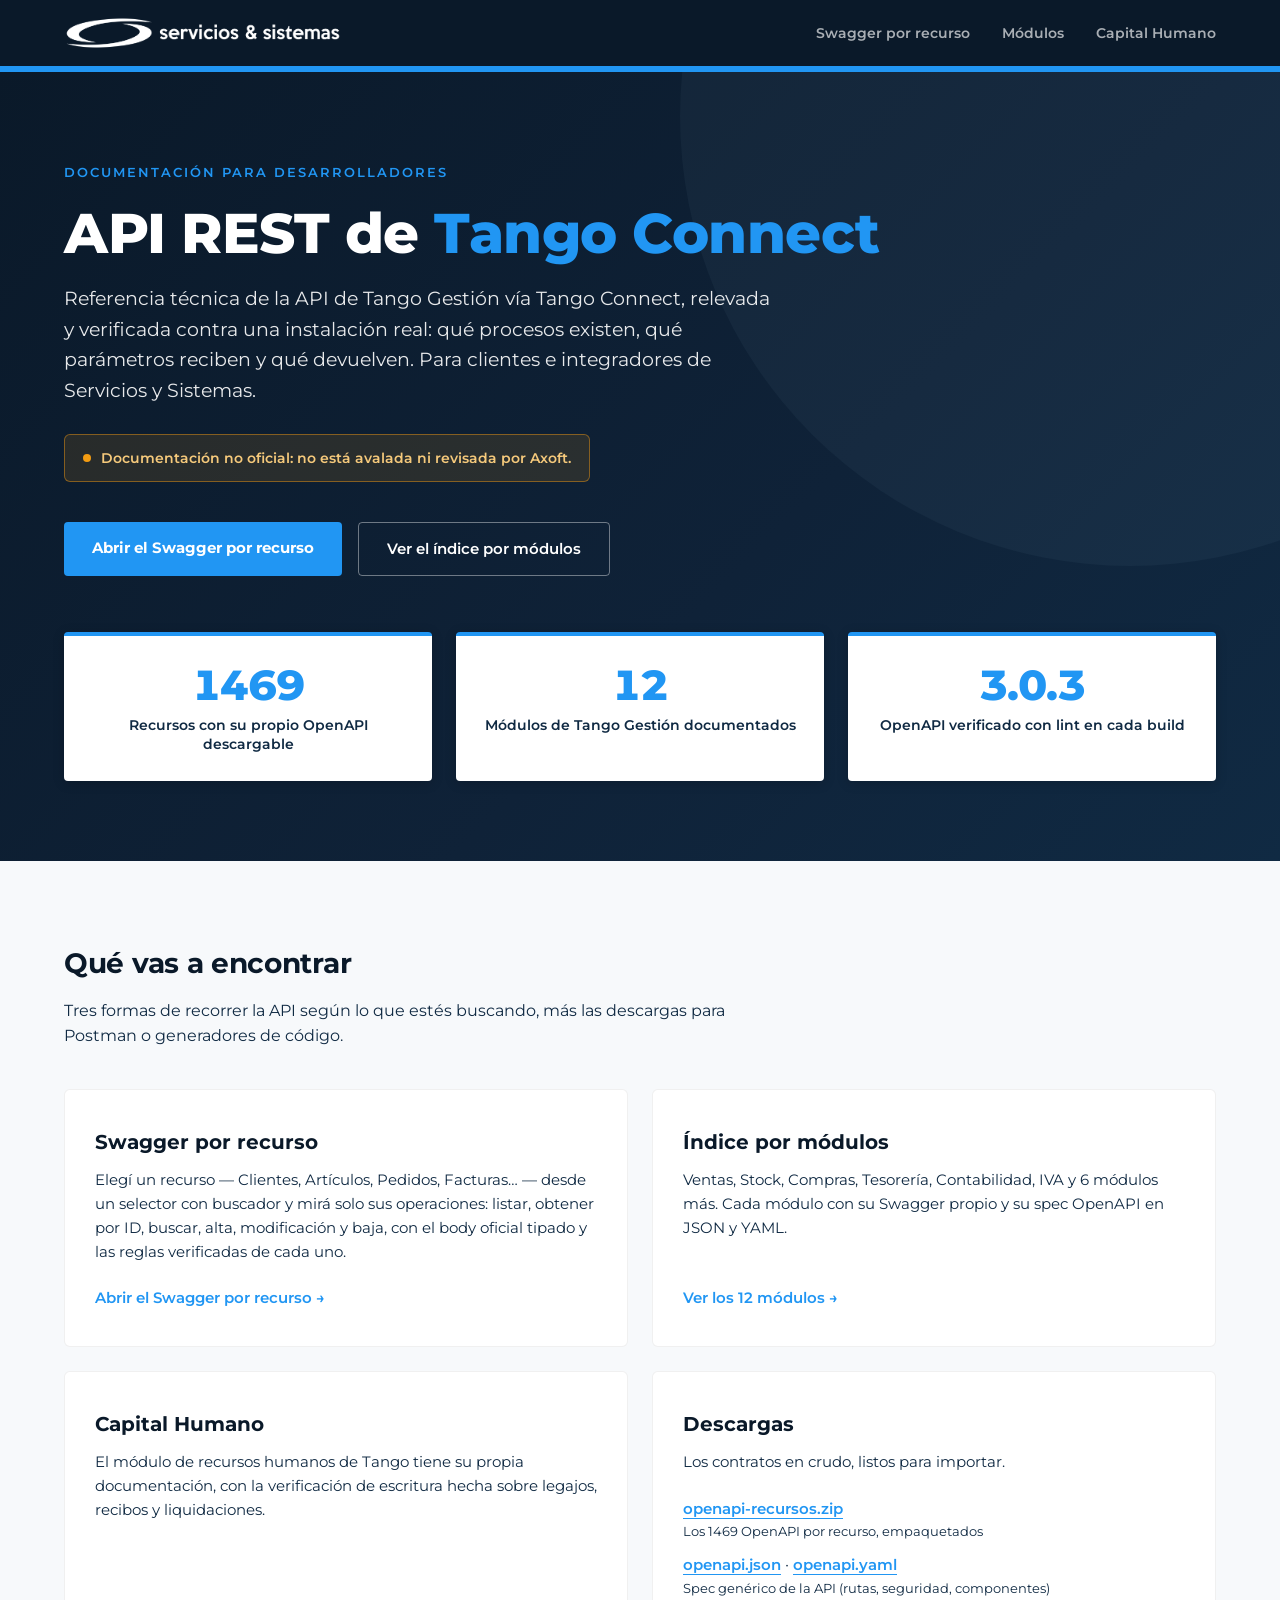
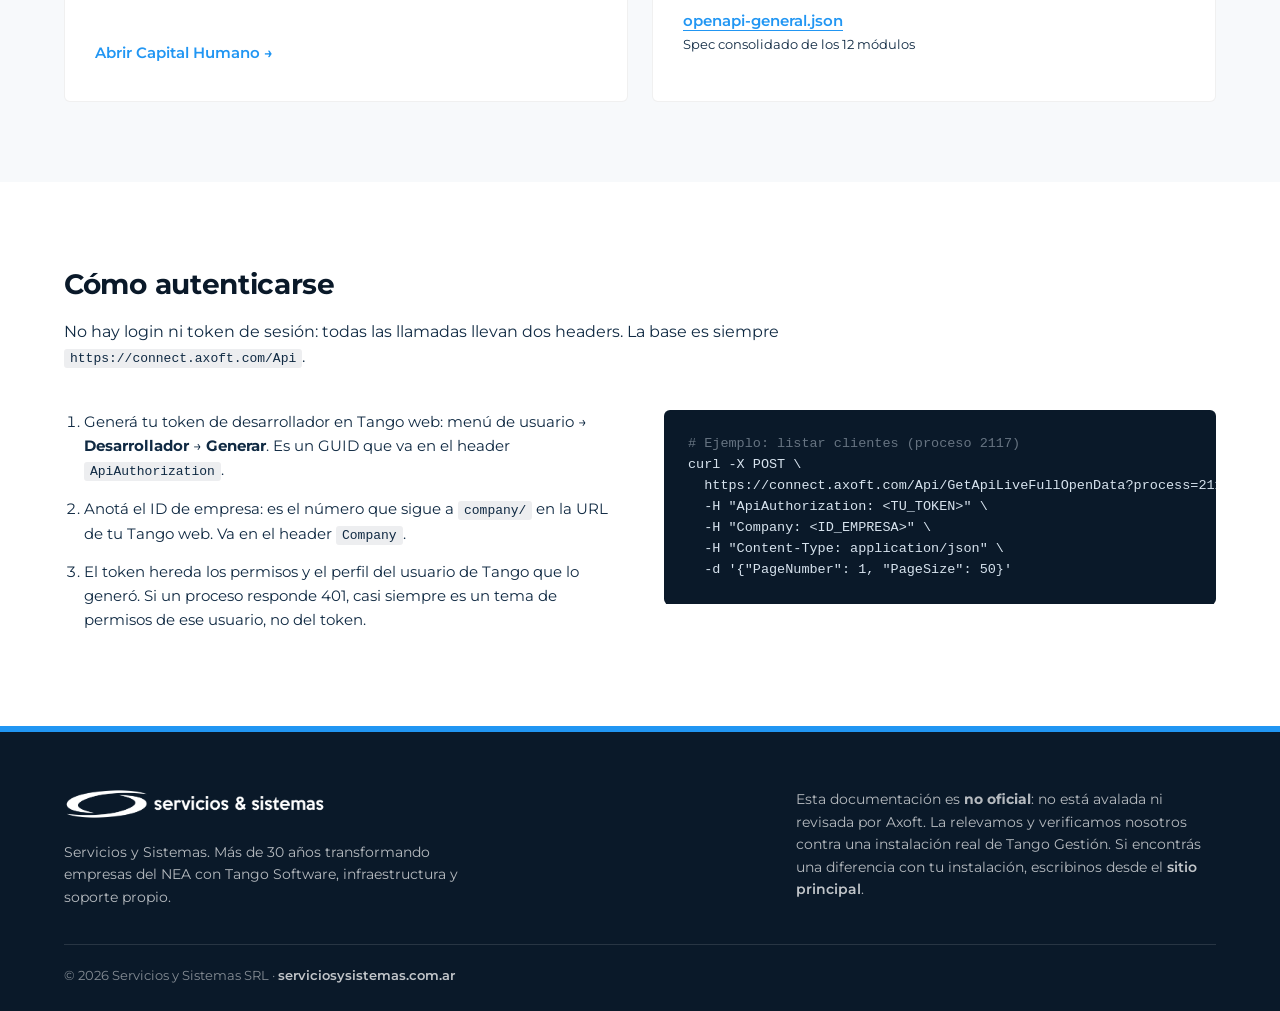
<file: api-tango/index.html>
<!doctype html>
<html lang="es">
<head>
    <meta charset="utf-8">
    <meta name="viewport" content="width=device-width, initial-scale=1">
    <title>API de Tango Connect — Documentación para desarrolladores | Servicios y Sistemas</title>
    <meta name="description" content="Documentación no oficial de la API REST de Tango Connect (Tango Gestión), verificada contra una instalación real. Para clientes e integradores de Servicios y Sistemas.">
    <meta name="robots" content="noindex, nofollow, noarchive">
    <link rel="icon" type="image/png" href="assets/img/favicon.png">
    <link rel="preconnect" href="https://fonts.googleapis.com">
    <link rel="preconnect" href="https://fonts.gstatic.com" crossorigin>
    <link href="https://fonts.googleapis.com/css2?family=Montserrat:wght@300;400;600;700;800&display=swap" rel="stylesheet">
    <style>
        :root {
            --sys-azul-profundo: #0A1929;
            --sys-azul-medio: #102A43;
            --sys-blanco: #FFFFFF;
            --sys-offwhite: #F7F9FB;
            --sys-celeste: #A2C6D4;
            --sys-azul-electrico: #2196F3;
            --sys-azul-electrico-hover: #1976D2;
            --sys-naranja: #F39C12;
            --sys-text-on-dark: rgba(255,255,255,0.9);
            --sys-text-muted-dark: rgba(255,255,255,0.65);
            --sys-ease: cubic-bezier(0.33, 1, 0.68, 1);
        }
        * { margin: 0; padding: 0; box-sizing: border-box; }
        html { scroll-behavior: smooth; }
        body {
            font-family: 'Montserrat', 'Helvetica Neue', Arial, sans-serif;
            background: var(--sys-offwhite);
            color: var(--sys-azul-medio);
            line-height: 1.6;
        }
        .container { max-width: 1200px; margin: 0 auto; padding: 0 24px; }

        /* ---------- Header ---------- */
        header {
            background: var(--sys-azul-profundo);
            padding: 16px 0;
            position: sticky;
            top: 0;
            z-index: 100;
        }
        header .container { display: flex; align-items: center; justify-content: space-between; }
        header img { height: 34px; width: auto; display: block; }
        header nav a {
            color: var(--sys-text-muted-dark);
            font-weight: 600;
            font-size: 14px;
            margin-left: 28px;
            text-decoration: none;
            transition: color 220ms var(--sys-ease);
        }
        header nav a:hover { color: var(--sys-azul-electrico); }

        /* ---------- Hero ---------- */
        .hero {
            background: linear-gradient(135deg, #0A1929 0%, #0F2238 60%, #102A43 100%);
            position: relative;
            overflow: hidden;
            padding: 96px 0 80px;
            color: var(--sys-blanco);
        }
        .hero::before {
            content: '';
            position: absolute;
            top: -400px;
            right: -300px;
            width: 900px;
            height: 900px;
            border-radius: 50%;
            background: var(--sys-celeste);
            opacity: 0.05;
            pointer-events: none;
        }
        .hero::after {
            content: '';
            position: absolute;
            top: 0; left: 0; right: 0;
            height: 6px;
            background: var(--sys-azul-electrico);
        }
        .hero .container { position: relative; }
        .eyebrow {
            color: var(--sys-azul-electrico);
            font-weight: 600;
            font-size: 13px;
            letter-spacing: 2px;
            text-transform: uppercase;
            margin-bottom: 20px;
        }
        .hero h1 {
            font-weight: 800;
            font-size: clamp(34px, 5vw, 56px);
            letter-spacing: -0.5px;
            line-height: 1.1;
            margin-bottom: 20px;
        }
        .hero h1 .highlight { color: var(--sys-azul-electrico); }
        .hero p.lead {
            font-weight: 400;
            font-size: 19px;
            color: var(--sys-text-on-dark);
            max-width: 720px;
            margin-bottom: 28px;
        }
        .aviso {
            display: inline-flex;
            align-items: center;
            gap: 10px;
            background: rgba(243,156,18,0.12);
            border: 1px solid rgba(243,156,18,0.45);
            border-radius: 6px;
            padding: 12px 18px;
            font-size: 14px;
            font-weight: 600;
            color: #F5C97B;
            margin-bottom: 40px;
        }
        .aviso .dot {
            width: 8px; height: 8px; border-radius: 50%;
            background: var(--sys-naranja);
            flex-shrink: 0;
        }
        .hero-ctas { display: flex; gap: 16px; flex-wrap: wrap; margin-bottom: 56px; }

        .cta-primary {
            background: var(--sys-azul-electrico);
            color: var(--sys-blanco);
            padding: 14px 28px;
            border-radius: 4px;
            font-weight: 700;
            font-size: 15px;
            text-decoration: none;
            display: inline-block;
            transition: background 220ms var(--sys-ease);
        }
        .cta-primary:hover { background: var(--sys-azul-electrico-hover); }
        .cta-secondary {
            background: transparent;
            color: var(--sys-blanco);
            border: 1.5px solid rgba(255,255,255,0.4);
            padding: 14px 28px;
            border-radius: 4px;
            font-weight: 600;
            font-size: 15px;
            text-decoration: none;
            display: inline-block;
            transition: all 220ms var(--sys-ease);
        }
        .cta-secondary:hover { background: rgba(255,255,255,0.05); border-color: var(--sys-blanco); }

        /* ---------- Stat cards ---------- */
        .stats { display: grid; grid-template-columns: repeat(3, 1fr); gap: 24px; }
        .stat-card {
            background: var(--sys-blanco);
            border-top: 4px solid var(--sys-azul-electrico);
            border-radius: 4px;
            padding: 28px 24px;
            box-shadow: 0 2px 12px rgba(0,0,0,0.18);
            text-align: center;
        }
        .stat-number {
            font-weight: 800;
            font-size: 42px;
            color: var(--sys-azul-electrico);
            letter-spacing: -1px;
            line-height: 1;
            font-variant-numeric: tabular-nums;
        }
        .stat-label {
            font-weight: 600;
            font-size: 14px;
            color: var(--sys-azul-medio);
            margin-top: 10px;
            line-height: 1.3;
        }

        /* ---------- Secciones ---------- */
        section { padding: 80px 0; }
        .section-title {
            font-weight: 700;
            font-size: 28px;
            color: var(--sys-azul-profundo);
            letter-spacing: -0.3px;
            margin-bottom: 12px;
        }
        .section-sub { color: var(--sys-azul-medio); font-size: 16px; margin-bottom: 40px; max-width: 720px; }

        .cards { display: grid; grid-template-columns: repeat(2, 1fr); gap: 24px; }
        .card {
            background: var(--sys-blanco);
            border: 1px solid rgba(0,0,0,0.06);
            border-radius: 6px;
            padding: 36px 30px;
            transition: box-shadow 240ms var(--sys-ease);
            display: flex;
            flex-direction: column;
        }
        .card:hover { box-shadow: 0 8px 24px rgba(0,0,0,0.1); }
        .card h3 {
            font-weight: 700;
            font-size: 20px;
            color: var(--sys-azul-profundo);
            margin-bottom: 10px;
        }
        .card p { font-size: 15px; color: var(--sys-azul-medio); margin-bottom: 22px; flex-grow: 1; }
        .card a.card-link {
            color: var(--sys-azul-electrico);
            font-weight: 600;
            font-size: 15px;
            text-decoration: none;
        }
        .card a.card-link:hover { opacity: 0.75; }
        .card .downloads { list-style: none; }
        .card .downloads li { margin-bottom: 10px; }
        .card .downloads a {
            color: var(--sys-azul-electrico);
            font-weight: 600;
            font-size: 15px;
            text-decoration: none;
            border-bottom: 1px solid currentColor;
        }
        .card .downloads a:hover { opacity: 0.75; }
        .card .downloads span { color: var(--sys-azul-medio); font-size: 13px; display: block; }

        /* ---------- Auth ---------- */
        .auth { background: var(--sys-blanco); }
        .auth-grid { display: grid; grid-template-columns: 1fr 1fr; gap: 48px; align-items: start; }
        .auth ol { padding-left: 20px; }
        .auth li { margin-bottom: 14px; font-size: 15px; }
        .auth code, .card code {
            font-family: 'SF Mono', Menlo, Consolas, monospace;
            font-size: 13px;
            background: rgba(10,25,41,0.07);
            padding: 2px 6px;
            border-radius: 3px;
        }
        pre {
            background: var(--sys-azul-profundo);
            color: #D7E3EE;
            border-radius: 6px;
            padding: 24px;
            overflow-x: auto;
            font-family: 'SF Mono', Menlo, Consolas, monospace;
            font-size: 13.5px;
            line-height: 1.55;
        }
        pre .c { color: rgba(215,227,238,0.45); }

        /* ---------- Footer ---------- */
        footer {
            background: var(--sys-azul-profundo);
            color: rgba(255,255,255,0.8);
            padding: 56px 0 28px;
            border-top: 6px solid var(--sys-azul-electrico);
            font-size: 14px;
        }
        footer .footer-grid { display: flex; justify-content: space-between; gap: 40px; flex-wrap: wrap; margin-bottom: 36px; }
        footer img { height: 32px; width: auto; margin-bottom: 14px; }
        footer p { max-width: 420px; color: rgba(255,255,255,0.7); }
        footer a { color: rgba(255,255,255,0.75); text-decoration: none; font-weight: 600; }
        footer a:hover { color: var(--sys-azul-electrico); }
        footer .footer-bottom {
            border-top: 1px solid rgba(255,255,255,0.12);
            padding-top: 20px;
            color: rgba(255,255,255,0.5);
            font-size: 13px;
        }

        @media (max-width: 860px) {
            .stats, .cards, .auth-grid { grid-template-columns: 1fr; }
            section { padding: 56px 0; }
            header nav a { margin-left: 18px; }
        }
    </style>
</head>
<body>

<header>
    <div class="container">
        <a href="https://serviciosysistemas.com.ar" title="Servicios y Sistemas">
            <picture>
                <source srcset="assets/img/sys_logo_w.webp" type="image/webp">
                <img src="assets/img/sys_logo_w.png" alt="Servicios y Sistemas" width="720" height="87">
            </picture>
        </a>
        <nav>
            <a href="general/recursos/swagger.html">Swagger por recurso</a>
            <a href="general/">Módulos</a>
            <a href="capital-humano/swagger-capital-humano.html">Capital Humano</a>
        </nav>
    </div>
</header>

<section class="hero">
    <div class="container">
        <div class="eyebrow">Documentación para desarrolladores</div>
        <h1>API REST de <span class="highlight">Tango Connect</span></h1>
        <p class="lead">
            Referencia técnica de la API de Tango Gestión vía Tango Connect, relevada y verificada
            contra una instalación real: qué procesos existen, qué parámetros reciben y qué devuelven.
            Para clientes e integradores de Servicios y Sistemas.
        </p>
        <div class="aviso">
            <span class="dot"></span>
            Documentación no oficial: no está avalada ni revisada por Axoft.
        </div>
        <div class="hero-ctas">
            <a class="cta-primary" href="general/recursos/swagger.html">Abrir el Swagger por recurso</a>
            <a class="cta-secondary" href="general/">Ver el índice por módulos</a>
        </div>
        <div class="stats">
            <div class="stat-card">
                <div class="stat-number">1469</div>
                <div class="stat-label">Recursos con su propio OpenAPI descargable</div>
            </div>
            <div class="stat-card">
                <div class="stat-number">12</div>
                <div class="stat-label">Módulos de Tango Gestión documentados</div>
            </div>
            <div class="stat-card">
                <div class="stat-number">3.0.3</div>
                <div class="stat-label">OpenAPI verificado con lint en cada build</div>
            </div>
        </div>
    </div>
</section>

<section>
    <div class="container">
        <h2 class="section-title">Qué vas a encontrar</h2>
        <p class="section-sub">Tres formas de recorrer la API según lo que estés buscando, más las descargas para Postman o generadores de código.</p>
        <div class="cards">
            <div class="card">
                <h3>Swagger por recurso</h3>
                <p>
                    Elegí un recurso — Clientes, Artículos, Pedidos, Facturas… — desde un selector con
                    buscador y mirá solo sus operaciones: listar, obtener por ID, buscar, alta,
                    modificación y baja, con el body oficial tipado y las reglas verificadas de cada uno.
                </p>
                <a class="card-link" href="general/recursos/swagger.html">Abrir el Swagger por recurso →</a>
            </div>
            <div class="card">
                <h3>Índice por módulos</h3>
                <p>
                    Ventas, Stock, Compras, Tesorería, Contabilidad, IVA y 6 módulos más. Cada módulo
                    con su Swagger propio y su spec OpenAPI en JSON y YAML.
                </p>
                <a class="card-link" href="general/">Ver los 12 módulos →</a>
            </div>
            <div class="card">
                <h3>Capital Humano</h3>
                <p>
                    El módulo de recursos humanos de Tango tiene su propia documentación, con la
                    verificación de escritura hecha sobre legajos, recibos y liquidaciones.
                </p>
                <a class="card-link" href="capital-humano/swagger-capital-humano.html">Abrir Capital Humano →</a>
            </div>
            <div class="card">
                <h3>Descargas</h3>
                <p>Los contratos en crudo, listos para importar.</p>
                <ul class="downloads">
                    <li>
                        <a href="general/recursos/openapi-recursos.zip">openapi-recursos.zip</a>
                        <span>Los 1469 OpenAPI por recurso, empaquetados</span>
                    </li>
                    <li>
                        <a href="openapi.json">openapi.json</a> · <a href="openapi.yaml">openapi.yaml</a>
                        <span>Spec genérico de la API (rutas, seguridad, componentes)</span>
                    </li>
                    <li>
                        <a href="general/openapi-general.json">openapi-general.json</a>
                        <span>Spec consolidado de los 12 módulos</span>
                    </li>
                </ul>
            </div>
        </div>
    </div>
</section>

<section class="auth">
    <div class="container">
        <h2 class="section-title">Cómo autenticarse</h2>
        <p class="section-sub">
            No hay login ni token de sesión: todas las llamadas llevan dos headers. La base es
            siempre <code>https://connect.axoft.com/Api</code>.
        </p>
        <div class="auth-grid">
            <ol>
                <li>
                    Generá tu token de desarrollador en Tango web: menú de usuario →
                    <strong>Desarrollador</strong> → <strong>Generar</strong>. Es un GUID que va en el
                    header <code>ApiAuthorization</code>.
                </li>
                <li>
                    Anotá el ID de empresa: es el número que sigue a <code>company/</code> en la URL de
                    tu Tango web. Va en el header <code>Company</code>.
                </li>
                <li>
                    El token hereda los permisos y el perfil del usuario de Tango que lo generó. Si un
                    proceso responde 401, casi siempre es un tema de permisos de ese usuario, no del
                    token.
                </li>
            </ol>
            <pre><span class="c"># Ejemplo: listar clientes (proceso 2117)</span>
curl -X POST \
  https://connect.axoft.com/Api/GetApiLiveFullOpenData?process=2117 \
  -H "ApiAuthorization: &lt;TU_TOKEN&gt;" \
  -H "Company: &lt;ID_EMPRESA&gt;" \
  -H "Content-Type: application/json" \
  -d '{"PageNumber": 1, "PageSize": 50}'</pre>
        </div>
    </div>
</section>

<footer>
    <div class="container">
        <div class="footer-grid">
            <div>
                <picture>
                    <source srcset="assets/img/sys_logo_w.webp" type="image/webp">
                    <img src="assets/img/sys_logo_w.png" alt="Servicios y Sistemas" width="720" height="87">
                </picture>
                <p>
                    Servicios y Sistemas. Más de 30 años transformando empresas del NEA con Tango
                    Software, infraestructura y soporte propio.
                </p>
            </div>
            <div>
                <p>
                    Esta documentación es <strong>no oficial</strong>: no está avalada ni revisada por
                    Axoft. La relevamos y verificamos nosotros contra una instalación real de Tango
                    Gestión. Si encontrás una diferencia con tu instalación, escribinos desde el
                    <a href="https://serviciosysistemas.com.ar/#contacto">sitio principal</a>.
                </p>
            </div>
        </div>
        <div class="footer-bottom">
            © 2026 Servicios y Sistemas SRL · <a href="https://serviciosysistemas.com.ar">serviciosysistemas.com.ar</a>
        </div>
    </div>
</footer>

</body>
</html>
</file>
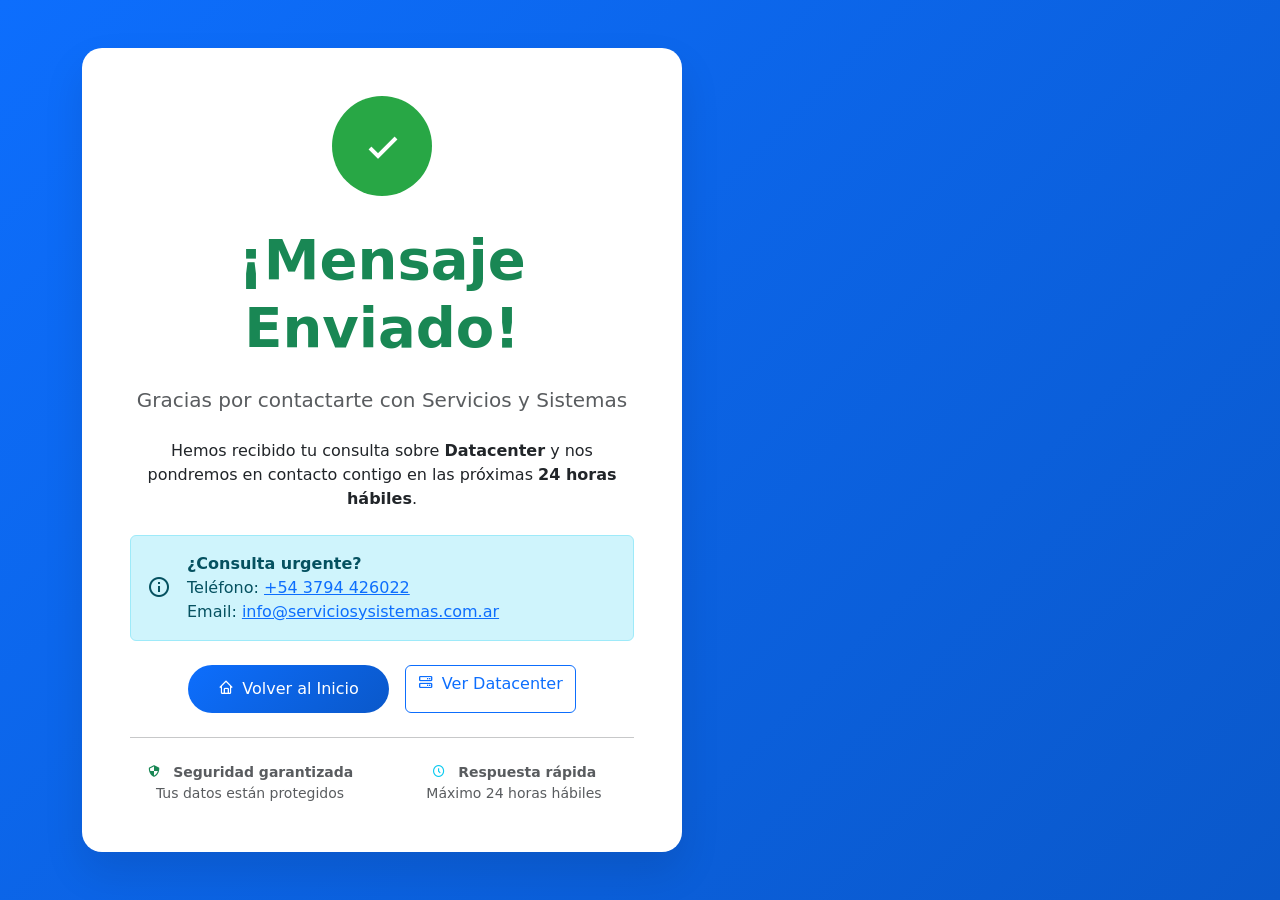
<file: webSyS/gracias.html>
<!doctype html>
<html lang="es">
<head>
    <meta charset="utf-8">
    <meta name="viewport" content="width=device-width, initial-scale=1">
    <title>¡Gracias! - Servicios y Sistemas</title>
    <link href="https://cdn.jsdelivr.net/npm/bootstrap@5.3.0/dist/css/bootstrap.min.css" rel="stylesheet">
    <link rel="stylesheet" href="https://cdn.jsdelivr.net/npm/boxicons@2.1.4/css/boxicons.min.css">
    <style>
        body {
            background: linear-gradient(135deg, #0d6efd 0%, #0a58ca 100%);
            min-height: 100vh;
            display: flex;
            align-items: center;
            justify-content: center;
        }
        .card {
            max-width: 600px;
            border: none;
            border-radius: 20px;
            box-shadow: 0 20px 40px rgba(0,0,0,0.1);
        }
        .check-icon {
            width: 100px;
            height: 100px;
            background: #28a745;
            border-radius: 50%;
            display: flex;
            align-items: center;
            justify-content: center;
            margin: 0 auto 30px;
            animation: checkAnimation 0.6s ease-in-out;
        }
        @keyframes checkAnimation {
            0% { transform: scale(0); }
            50% { transform: scale(1.2); }
            100% { transform: scale(1); }
        }
        .btn-home {
            background: linear-gradient(135deg, #0d6efd 0%, #0a58ca 100%);
            border: none;
            padding: 12px 30px;
            border-radius: 50px;
            color: white;
            text-decoration: none;
            transition: transform 0.3s ease;
        }
        .btn-home:hover {
            transform: translateY(-2px);
            color: white;
        }
    </style>
</head>
<body>
    <div class="container">
        <div class="card">
            <div class="card-body text-center p-5">
                <div class="check-icon">
                    <i class="bx bx-check text-white" style="font-size: 3rem;"></i>
                </div>
                
                <h1 class="display-4 fw-bold text-success mb-4">¡Mensaje Enviado!</h1>
                
                <p class="lead text-muted mb-4">
                    Gracias por contactarte con <strong>Servicios y Sistemas</strong>
                </p>
                
                <p class="mb-4">
                    Hemos recibido tu consulta sobre <strong>Datacenter</strong> y nos pondremos en contacto contigo en las próximas <strong>24 horas hábiles</strong>.
                </p>
                
                <div class="alert alert-info d-flex align-items-center mb-4">
                    <i class="bx bx-info-circle me-3 fs-4"></i>
                    <div class="text-start">
                        <strong>¿Consulta urgente?</strong><br>
                        Teléfono: <a href="tel:543794426022">+54 3794 426022</a><br>
                        Email: <a href="mailto:info@serviciosysistemas.com.ar">info@serviciosysistemas.com.ar</a>
                    </div>
                </div>
                
                <div class="d-grid gap-2 d-md-flex justify-content-md-center">
                    <a href="index.php" class="btn-home me-md-2">
                        <i class="bx bx-home me-2"></i>Volver al Inicio
                    </a>
                    <a href="datacenter.php" class="btn btn-outline-primary">
                        <i class="bx bx-server me-2"></i>Ver Datacenter
                    </a>
                </div>
                
                <hr class="my-4">
                
                <div class="row text-muted small">
                    <div class="col-md-6">
                        <i class="bx bx-shield-quarter text-success me-2"></i>
                        <strong>Seguridad garantizada</strong><br>
                        Tus datos están protegidos
                    </div>
                    <div class="col-md-6">
                        <i class="bx bx-time-five text-info me-2"></i>
                        <strong>Respuesta rápida</strong><br>
                        Máximo 24 horas hábiles
                    </div>
                </div>
            </div>
        </div>
    </div>

    <script>
        // Auto-redirección después de 30 segundos (opcional)
        setTimeout(function() {
            if (confirm('¿Querés volver al inicio?')) {
                window.location.href = 'index.php';
            }
        }, 30000);
    </script>
</body>
</html>
</file>
